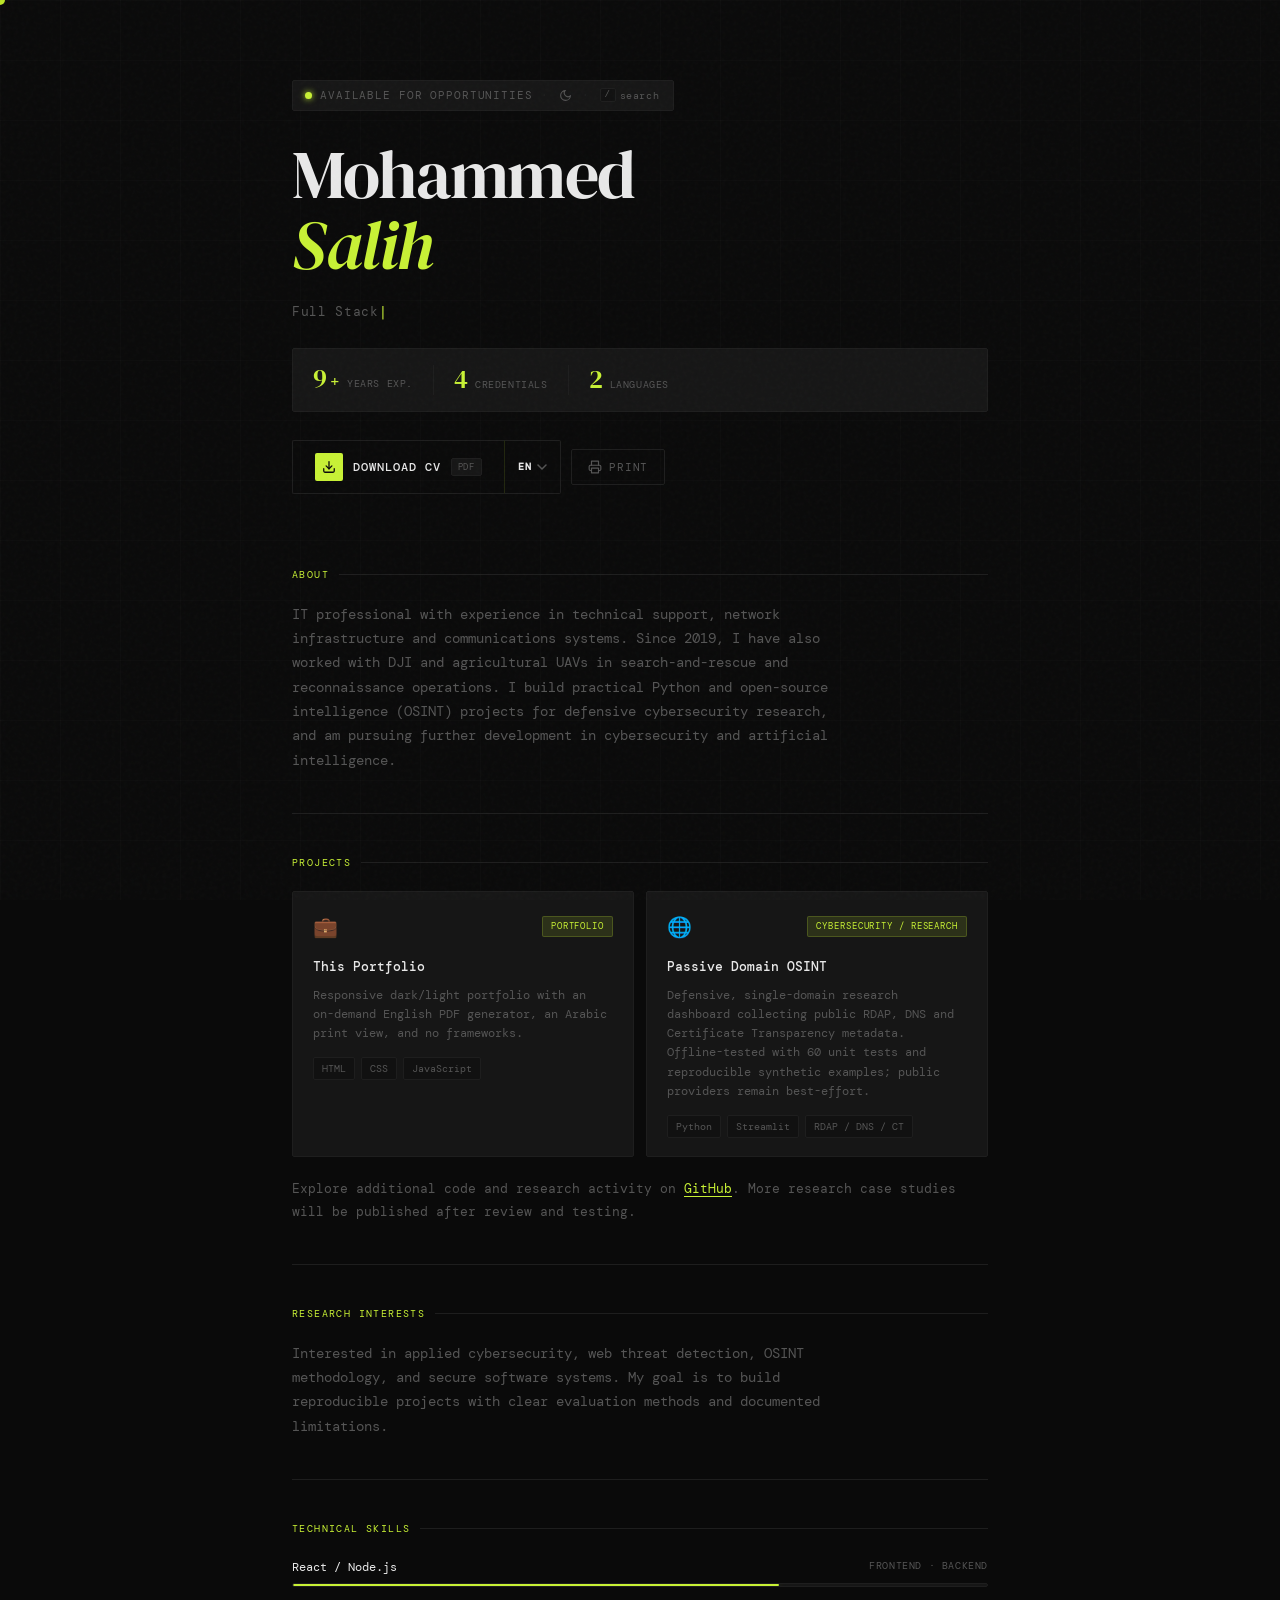
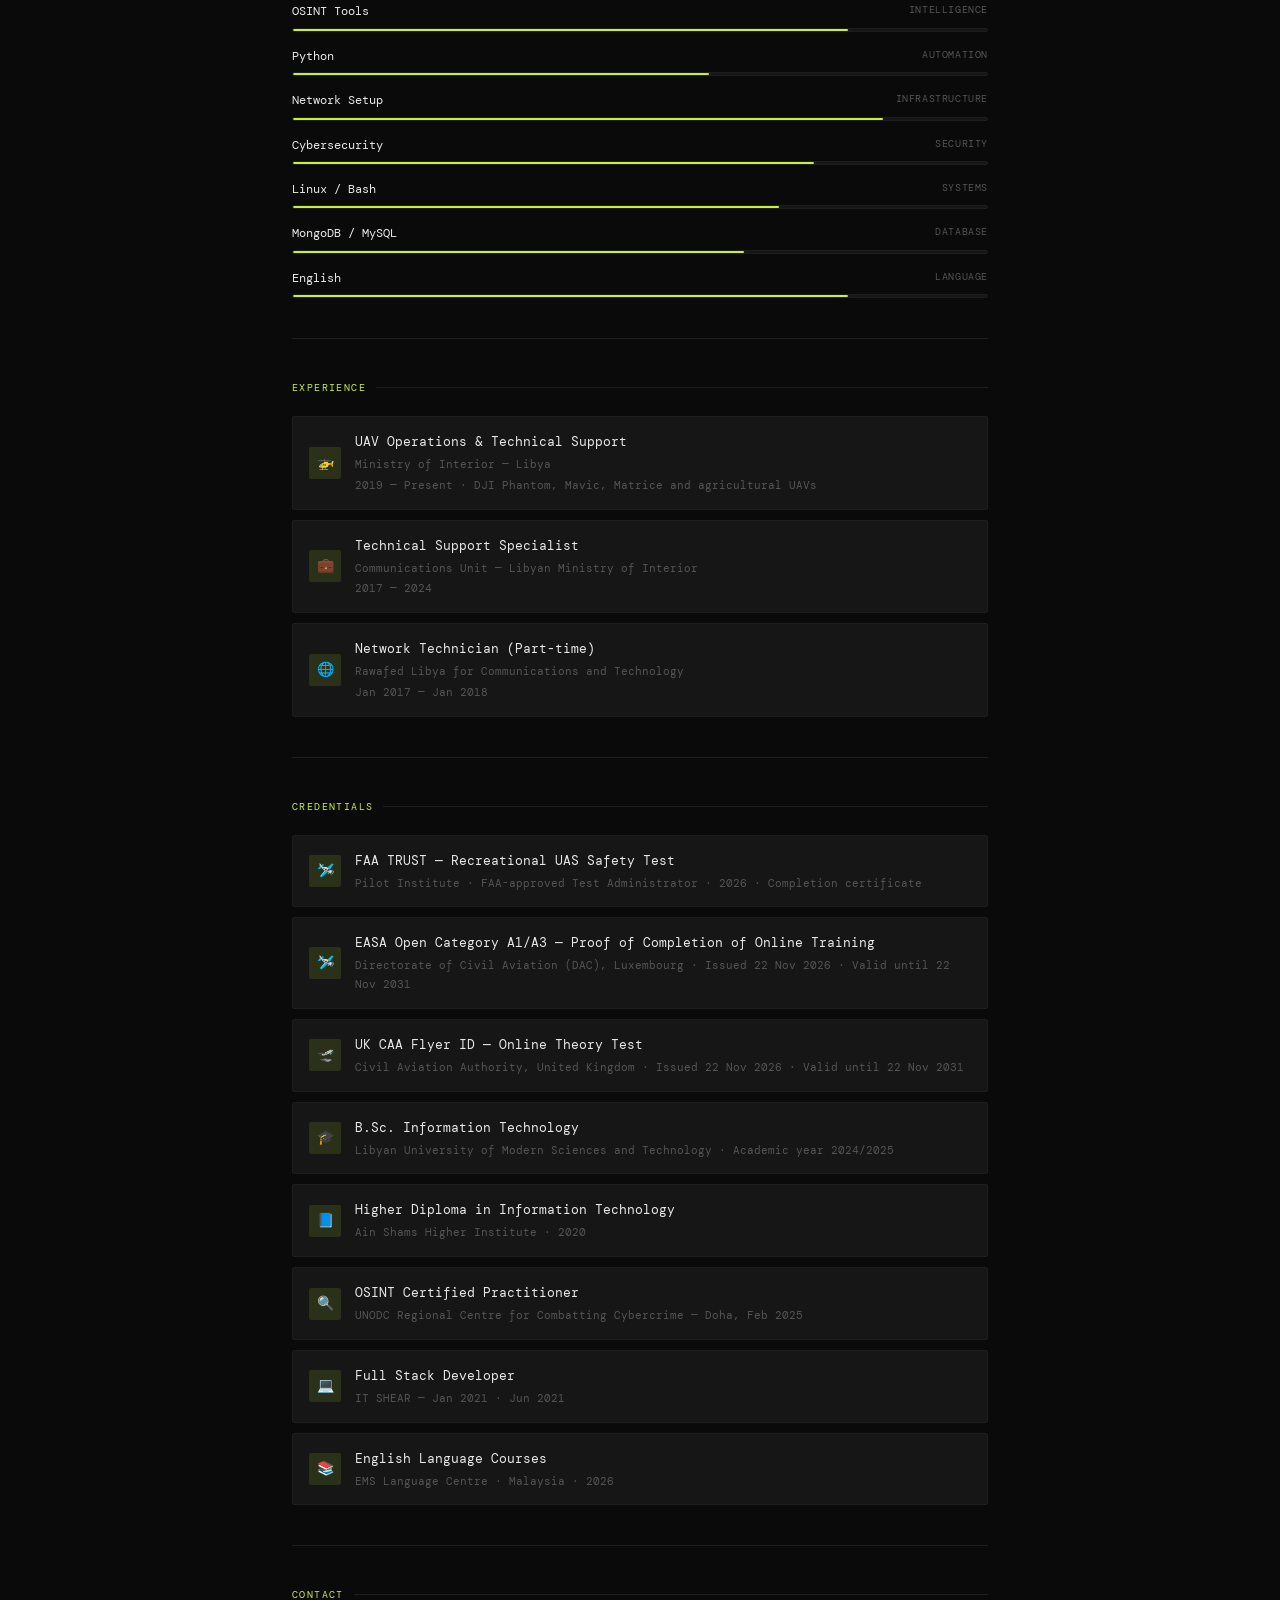
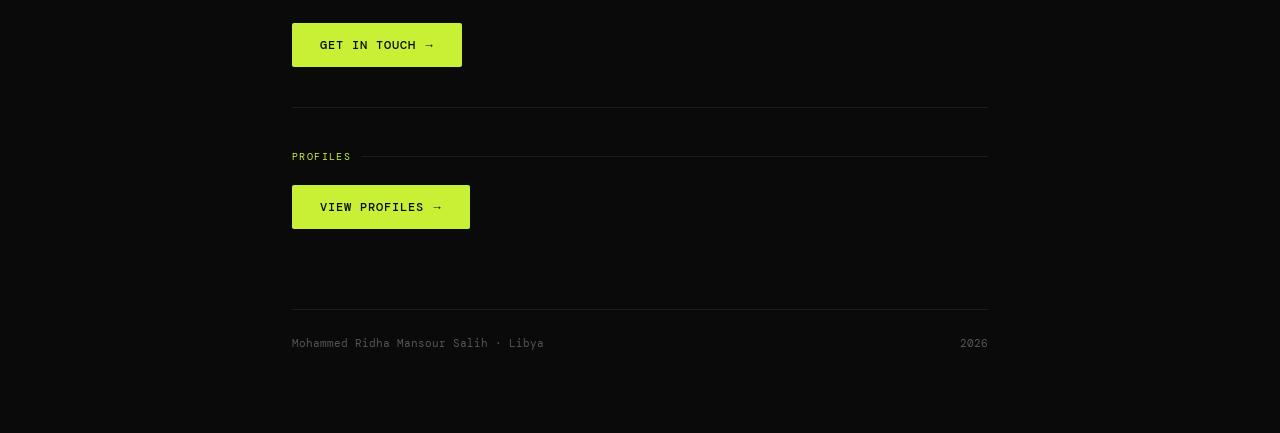
<file: index.html>
<!DOCTYPE html>
<html lang="en">
<head>
  <meta charset="UTF-8" />
  <meta name="viewport" content="width=device-width, initial-scale=1.0"/>

  <title>Mohammed Ridha Mansour Salih — IT, Cybersecurity & UAV Operations</title>
  <meta name="description" content="IT professional interested in software development, public-source OSINT research and cybersecurity, based in Tripoli, Libya.">
  <meta name="author" content="Mohammed Ridha Mansour Salih">
  <meta name="keywords" content="Full Stack Developer, OSINT, Cybersecurity, Digital Investigation, Libya">

  <meta property="og:title"        content="Mohammed Ridha Mansour Salih — IT, Cybersecurity & UAV Operations">
  <meta property="og:description"  content="IT professional in technical support, network infrastructure and digital investigation. Building skills in full-stack development and OSINT.">
  <meta property="og:type"         content="website">
  <meta property="og:url"          content="https://mdrhoobe.github.io">
  <meta name="twitter:card"        content="summary">
  <meta name="twitter:title"       content="Mohammed Ridha Mansour Salih — Full Stack Developer">
  <meta name="twitter:description" content="IT · Cybersecurity · OSINT · UAV Operations · Cybersecurity Enthusiast">

  <link rel="icon" type="image/svg+xml" href="data:image/svg+xml,<svg xmlns='http://www.w3.org/2000/svg' viewBox='0 0 100 100'><rect width='100' height='100' rx='8' fill='%230a0a0a'/><text y='.9em' font-size='80' x='10'>M</text></svg>">

  <link rel="canonical" href="https://mdrhoobe.github.io/">
  <link rel="preconnect" href="https://fonts.googleapis.com">
  <link href="https://fonts.googleapis.com/css2?family=DM+Serif+Display:ital@0;1&family=DM+Mono:wght@300;400;500&display=swap" rel="stylesheet">
  <link rel="stylesheet" href="style.css">
</head>
<body>
  <a class="skip-link" href="#sec-about">Skip to main content</a>

  <div id="reading-progress" aria-hidden="true"></div>
  <div id="cursor-dot" aria-hidden="true"></div>

  <!-- Command palette -->
  <div id="cmd-overlay" aria-hidden="true">
    <div id="cmd-palette" role="dialog" aria-modal="true" aria-label="Command palette">
      <div id="cmd-input-wrap">
        <svg width="14" height="14" viewBox="0 0 24 24" fill="none" stroke="currentColor" stroke-width="2">
          <circle cx="11" cy="11" r="8"/><path d="m21 21-4.35-4.35"/>
        </svg>
        <input id="cmd-input" type="text" aria-label="Search sections" placeholder="Search sections..." autocomplete="off" spellcheck="false">
        <kbd>ESC</kbd>
      </div>
      <div id="cmd-results"></div>
      <div id="cmd-footer">
        <span><kbd>↑↓</kbd> navigate</span>
        <span><kbd>↵</kbd> go</span>
        <span><kbd>ESC</kbd> close</span>
      </div>
    </div>
  </div>

  <div class="grid-bg" aria-hidden="true"></div>

  <div class="container">

    <!-- Header -->
    <header>
      <div class="status-pill">
        <span class="status-dot" aria-hidden="true"></span>
        Available for opportunities
        <span class="status-sep">·</span>
        <button id="theme-toggle" class="theme-toggle-btn" aria-label="Toggle light/dark mode" title="Toggle theme">
          <svg class="icon-dark" width="13" height="13" viewBox="0 0 24 24" fill="none" stroke="currentColor" stroke-width="2">
            <path d="M21 12.79A9 9 0 1 1 11.21 3 7 7 0 0 0 21 12.79z"/>
          </svg>
          <svg class="icon-light" width="13" height="13" viewBox="0 0 24 24" fill="none" stroke="currentColor" stroke-width="2">
            <circle cx="12" cy="12" r="5"/>
            <line x1="12" y1="1" x2="12" y2="3"/>
            <line x1="12" y1="21" x2="12" y2="23"/>
            <line x1="4.22" y1="4.22" x2="5.64" y2="5.64"/>
            <line x1="18.36" y1="18.36" x2="19.78" y2="19.78"/>
            <line x1="1" y1="12" x2="3" y2="12"/>
            <line x1="21" y1="12" x2="23" y2="12"/>
            <line x1="4.22" y1="19.78" x2="5.64" y2="18.36"/>
            <line x1="18.36" y1="5.64" x2="19.78" y2="4.22"/>
          </svg>
        </button>
        <span class="status-sep">·</span>
        <button class="cmd-hint" id="cmd-trigger" title="Press / or Ctrl+K">
          <kbd>/</kbd> search
        </button>
      </div>

      <h1>Mohammed<br><em>Salih</em></h1>

      <p class="tagline" aria-label="IT, Cybersecurity, OSINT, UAV Operations">
        <span id="typing-text">Full Stack Developer · OSINT Researcher</span><span class="typing-cursor">|</span>
      </p>

      <div class="stats-row" id="stats-row">
        <div class="stat-item">
          <span class="stat-num" data-target="9">0</span>
          <span class="stat-plus">+</span>
          <span class="stat-label">Years Exp.</span>
        </div>
        <div class="stat-sep"></div>
        <div class="stat-item">
          <span class="stat-num" data-target="4">0</span>
          <span class="stat-label">Credentials</span>
        </div>
        <div class="stat-sep"></div>
        <div class="stat-item">
          <span class="stat-num" data-target="2">0</span>
          <span class="stat-label">Languages</span>
        </div>
      </div>

      <div class="header-actions">
        <button id="cv-download-btn" type="button" class="cv-download-btn" aria-label="Generate and download English CV as PDF">
          <span class="cv-btn-icon" aria-hidden="true">
            <svg width="14" height="14" viewBox="0 0 24 24" fill="none"
                 stroke="currentColor" stroke-width="2.2"
                 stroke-linecap="round" stroke-linejoin="round">
              <path d="M21 15v4a2 2 0 0 1-2 2H5a2 2 0 0 1-2-2v-4"/>
              <polyline points="7 10 12 15 17 10"/>
              <line x1="12" y1="15" x2="12" y2="3"/>
            </svg>
          </span>
          <span class="cv-btn-label">Download CV</span>
          <span class="cv-btn-tag">PDF</span>
        </button>

        <button id="print-btn" class="icon-action-btn" title="Print / Save as PDF" aria-label="Print or save this page as PDF">
          <svg width="14" height="14" viewBox="0 0 24 24" fill="none"
               stroke="currentColor" stroke-width="2" stroke-linecap="round" stroke-linejoin="round">
            <polyline points="6 9 6 2 18 2 18 9"/>
            <path d="M6 18H4a2 2 0 0 1-2-2v-5a2 2 0 0 1 2-2h16a2 2 0 0 1 2 2v5a2 2 0 0 1-2 2h-2"/>
            <rect x="6" y="14" width="12" height="8"/>
          </svg>
          Print
        </button>
      </div>
    </header>

    <!-- About -->
    <section id="sec-about" aria-labelledby="about-label" data-reveal>
      <p class="section-label" id="about-label">About</p>
      <p class="about-text">
        IT professional with experience in technical support, network infrastructure and
        communications systems. Since 2019, I have also worked with DJI and agricultural UAVs
        in search-and-rescue and reconnaissance operations. I build practical Python and
        open-source intelligence (OSINT) projects for defensive cybersecurity research,
        and am pursuing further development in cybersecurity and artificial intelligence.
      </p>
    </section>

    <hr class="divider">

    <!-- Projects -->
    <section id="sec-projects" aria-labelledby="projects-label" data-reveal>
      <p class="section-label" id="projects-label">Projects</p>
      <div class="projects-grid">

        <a class="project-card" href="https://github.com/mdrhoobe/mdrhoobe.github.io" target="_blank" rel="noopener noreferrer">
          <div class="project-header">
            <span class="project-icon">💼</span>
            <span class="project-tag">Portfolio</span>
          </div>
          <div class="project-name">This Portfolio</div>
          <div class="project-desc">Responsive dark/light portfolio with an on-demand English PDF generator, an Arabic print view, and no frameworks.</div>
          <div class="project-stack">
            <span class="stack-tag">HTML</span>
            <span class="stack-tag">CSS</span>
            <span class="stack-tag">JavaScript</span>
          </div>
        </a>

        <a class="project-card" href="https://github.com/mdrhoobe/passive-domain-osint" target="_blank" rel="noopener noreferrer">
          <div class="project-header">
            <span class="project-icon" aria-hidden="true">🌐</span>
            <span class="project-tag">Cybersecurity / Research</span>
          </div>
          <div class="project-name">Passive Domain OSINT</div>
          <div class="project-desc">Defensive, single-domain research dashboard collecting public RDAP, DNS and Certificate Transparency metadata. Offline-tested with 60 unit tests and reproducible synthetic examples; public providers remain best-effort.</div>
          <div class="project-stack">
            <span class="stack-tag">Python</span>
            <span class="stack-tag">Streamlit</span>
            <span class="stack-tag">RDAP / DNS / CT</span>
          </div>
        </a>

      </div>
      <p class="project-guidance">Explore additional code and research activity on <a href="https://github.com/mdrhoobe" target="_blank" rel="noopener noreferrer">GitHub</a>. More research case studies will be published after review and testing.</p>
    </section>

    <hr class="divider">

    <!-- Research interests -->
    <section id="sec-research" aria-labelledby="research-label" data-reveal>
      <p class="section-label" id="research-label">Research interests</p>
      <p class="about-text">Interested in applied cybersecurity, web threat detection, OSINT methodology, and secure software systems. My goal is to build reproducible projects with clear evaluation methods and documented limitations.</p>
    </section>

    <hr class="divider">

    <!-- Skills -->
    <section id="sec-skills" aria-labelledby="skills-label" data-reveal>
      <p class="section-label" id="skills-label">Technical Skills</p>
      <div class="skills-bars">
        <div class="skill-bar-item" data-reveal>
          <div class="skill-bar-header"><span class="skill-bar-name">React / Node.js</span><span class="skill-bar-cat">Frontend · Backend</span></div>
          <div class="skill-bar-track"><div class="skill-bar-fill" data-pct="70"></div></div>
        </div>
        <div class="skill-bar-item" data-reveal>
          <div class="skill-bar-header"><span class="skill-bar-name">OSINT Tools</span><span class="skill-bar-cat">Intelligence</span></div>
          <div class="skill-bar-track"><div class="skill-bar-fill" data-pct="80"></div></div>
        </div>
        <div class="skill-bar-item" data-reveal>
          <div class="skill-bar-header"><span class="skill-bar-name">Python</span><span class="skill-bar-cat">Automation</span></div>
          <div class="skill-bar-track"><div class="skill-bar-fill" data-pct="60"></div></div>
        </div>
        <div class="skill-bar-item" data-reveal>
          <div class="skill-bar-header"><span class="skill-bar-name">Network Setup</span><span class="skill-bar-cat">Infrastructure</span></div>
          <div class="skill-bar-track"><div class="skill-bar-fill" data-pct="85"></div></div>
        </div>
        <div class="skill-bar-item" data-reveal>
          <div class="skill-bar-header"><span class="skill-bar-name">Cybersecurity</span><span class="skill-bar-cat">Security</span></div>
          <div class="skill-bar-track"><div class="skill-bar-fill" data-pct="75"></div></div>
        </div>
        <div class="skill-bar-item" data-reveal>
          <div class="skill-bar-header"><span class="skill-bar-name">Linux / Bash</span><span class="skill-bar-cat">Systems</span></div>
          <div class="skill-bar-track"><div class="skill-bar-fill" data-pct="70"></div></div>
        </div>
        <div class="skill-bar-item" data-reveal>
          <div class="skill-bar-header"><span class="skill-bar-name">MongoDB / MySQL</span><span class="skill-bar-cat">Database</span></div>
          <div class="skill-bar-track"><div class="skill-bar-fill" data-pct="65"></div></div>
        </div>
        <div class="skill-bar-item" data-reveal>
          <div class="skill-bar-header"><span class="skill-bar-name">English</span><span class="skill-bar-cat">Language</span></div>
          <div class="skill-bar-track"><div class="skill-bar-fill" data-pct="80"></div></div>
        </div>
      </div>
    </section>

    <hr class="divider">

    <!-- Experience -->
    <section id="sec-experience" aria-labelledby="exp-label" data-reveal>
      <p class="section-label" id="exp-label">Experience</p>
      <div class="cert-list">
        <div class="cert-item">
          <div class="cert-icon">🚁</div>
          <div>
            <div class="cert-name">UAV Operations &amp; Technical Support</div>
            <div class="cert-issuer">Ministry of Interior — Libya</div>
            <div class="cert-issuer">2019 — Present · DJI Phantom, Mavic, Matrice and agricultural UAVs</div>
          </div>
        </div>
        <div class="cert-item">
          <div class="cert-icon">💼</div>
          <div>
            <div class="cert-name">Technical Support Specialist</div>
            <div class="cert-issuer">Communications Unit — Libyan Ministry of Interior</div>
            <div class="cert-issuer">2017 — 2024</div>
          </div>
        </div>
        <div class="cert-item">
          <div class="cert-icon">🌐</div>
          <div>
            <div class="cert-name">Network Technician (Part-time)</div>
            <div class="cert-issuer">Rawafed Libya for Communications and Technology</div>
            <div class="cert-issuer">Jan 2017 — Jan 2018</div>
          </div>
        </div>
      </div>
    </section>

    <hr class="divider">

    <!-- Credentials -->
    <section id="sec-credentials" aria-labelledby="creds-label" data-reveal>
      <p class="section-label" id="creds-label">Credentials</p>
      <div class="cert-list">
        <div class="cert-item">
          <div class="cert-icon">🛩️</div>
          <div>
            <div class="cert-name">FAA TRUST — Recreational UAS Safety Test</div>
            <div class="cert-issuer">Pilot Institute · FAA-approved Test Administrator · 2026 · Completion certificate</div>
          </div>
        </div>

        <div class="cert-item">
          <div class="cert-icon">🛩️</div>
          <div>
            <div class="cert-name">EASA Open Category A1/A3 — Proof of Completion of Online Training</div>
            <div class="cert-issuer">Directorate of Civil Aviation (DAC), Luxembourg · Issued 22 Nov 2026 · Valid until 22 Nov 2031</div>
          </div>
        </div>
        <div class="cert-item">
          <div class="cert-icon">🛫</div>
          <div>
            <div class="cert-name">UK CAA Flyer ID — Online Theory Test</div>
            <div class="cert-issuer">Civil Aviation Authority, United Kingdom · Issued 22 Nov 2026 · Valid until 22 Nov 2031</div>
          </div>
        </div>

        <div class="cert-item">
          <div class="cert-icon">🎓</div>
          <div>
            <div class="cert-name">B.Sc. Information Technology</div>
            <div class="cert-issuer">Libyan University of Modern Sciences and Technology · Academic year 2024/2025</div>
          </div>
        </div>
        <div class="cert-item">
          <div class="cert-icon">📘</div>
          <div>
            <div class="cert-name">Higher Diploma in Information Technology</div>
            <div class="cert-issuer">Ain Shams Higher Institute · 2020</div>
          </div>
        </div>
        <div class="cert-item">
          <div class="cert-icon">🔍</div>
          <div>
            <div class="cert-name">OSINT Certified Practitioner</div>
            <div class="cert-issuer">UNODC Regional Centre for Combatting Cybercrime — Doha, Feb 2025</div>
          </div>
        </div>
        <div class="cert-item">
          <div class="cert-icon">💻</div>
          <div>
            <div class="cert-name">Full Stack Developer</div>
            <div class="cert-issuer">IT SHEAR — Jan 2021 · Jun 2021</div>
          </div>
        </div>
        <div class="cert-item">
          <div class="cert-icon">📚</div>
          <div>
            <div class="cert-name">English Language Courses</div>
            <div class="cert-issuer">EMS Language Centre · Malaysia · 2026</div>
          </div>
        </div>
      </div>
    </section>

    <hr class="divider">

    <!-- Contact -->
    <section id="sec-contact" aria-labelledby="contact-label" data-reveal>
      <p class="section-label" id="contact-label">Contact</p>
      <button id="btn" aria-expanded="false" aria-controls="contact-panel">
        Get in touch <span class="btn-arrow">→</span>
      </button>
      <div id="contact-panel" class="contact-panel" hidden>
        <div class="contact-item copyable" data-copy="mdrhoobe@gmail.com" data-label="Email" role="button" tabindex="0">
          <span class="contact-icon">✉</span>
          <span class="contact-value">mdrhoobe@gmail.com</span>
          <span class="copy-hint">click to copy</span>
        </div>
        <div class="contact-item copyable" data-copy="+218917875051" data-label="Phone" role="button" tabindex="0">
          <span class="contact-icon">📞</span>
          <span class="contact-value">+218 91 787 5051</span>
          <span class="copy-hint">click to copy</span>
        </div>
      </div>
    </section>

    <hr class="divider">

    <!-- Profiles -->
    <section id="sec-profiles" aria-labelledby="social-label" data-reveal>
      <p class="section-label" id="social-label">Profiles</p>
      <button id="social-btn" aria-expanded="false" aria-controls="social-panel">
        View profiles <span class="btn-arrow">→</span>
      </button>
      <div id="social-panel" class="contact-panel" hidden>

        <a class="contact-item social-link" href="https://github.com/mdrhoobe" target="_blank" rel="noopener noreferrer">
          <span class="contact-icon">
            <svg width="15" height="15" viewBox="0 0 24 24" fill="currentColor">
              <path d="M12 0C5.37 0 0 5.37 0 12c0 5.31 3.435 9.795 8.205 11.385.6.105.825-.255.825-.57 0-.285-.015-1.23-.015-2.235-3.015.555-3.795-.735-4.035-1.41-.135-.345-.72-1.41-1.23-1.695-.42-.225-1.02-.78-.015-.795.945-.015 1.62.87 1.845 1.23 1.08 1.815 2.805 1.305 3.495.99.105-.78.42-1.305.765-1.605-2.67-.3-5.46-1.335-5.46-5.925 0-1.305.465-2.385 1.23-3.225-.12-.3-.54-1.53.12-3.18 0 0 1.005-.315 3.3 1.23.96-.27 1.98-.405 3-.405s2.04.135 3 .405c2.295-1.56 3.3-1.23 3.3-1.23.66 1.65.24 2.88.12 3.18.765.84 1.23 1.905 1.23 3.225 0 4.605-2.805 5.625-5.475 5.925.435.375.81 1.095.81 2.22 0 1.605-.015 2.895-.015 3.3 0 .315.225.69.825.57A12.02 12.02 0 0 0 24 12c0-6.63-5.37-12-12-12z"/>
            </svg>
          </span>
          <span class="contact-value">GitHub</span>
          <span class="social-tag">Code & Projects</span>
        </a>

        <a class="contact-item social-link" href="https://linkedin.com/in/mohammed-salih-3110bb1a8" target="_blank" rel="noopener noreferrer">
          <span class="contact-icon">
            <svg width="15" height="15" viewBox="0 0 24 24" fill="currentColor">
              <path d="M20.447 20.452h-3.554v-5.569c0-1.328-.027-3.037-1.852-3.037-1.853 0-2.136 1.445-2.136 2.939v5.667H9.351V9h3.414v1.561h.046c.477-.9 1.637-1.85 3.37-1.85 3.601 0 4.267 2.37 4.267 5.455v6.286zM5.337 7.433a2.062 2.062 0 0 1-2.063-2.065 2.064 2.064 0 1 1 2.063 2.065zm1.782 13.019H3.555V9h3.564v11.452zM22.225 0H1.771C.792 0 0 .774 0 1.729v20.542C0 23.227.792 24 1.771 24h20.451C23.2 24 24 23.227 24 22.271V1.729C24 .774 23.2 0 22.222 0h.003z"/>
            </svg>
          </span>
          <span class="contact-value">LinkedIn</span>
          <span class="social-tag">Professional Network</span>
        </a>

        <a class="contact-item social-link" href="https://stackoverflow.com/users/32810628" target="_blank" rel="noopener noreferrer">
          <span class="contact-icon">
            <svg width="15" height="15" viewBox="0 0 24 24" fill="currentColor">
              <path d="M18.986 21.865v-6.404h2.134V24H1.844v-8.539h2.13v6.404h15.012zM6.111 19.731H17.78v-2.131H6.111v2.131zm.259-4.852 11.42 2.379.451-2.081-11.42-2.379-.451 2.081zm1.359-5.056 10.57 4.939.894-1.975-10.57-4.94-.894 1.976zm2.679-4.936 8.771 7.357 1.389-1.652-8.77-7.358-1.39 1.653zM15.751 0l-1.792 1.338 6.801 9.108 1.792-1.338L15.751 0z"/>
            </svg>
          </span>
          <span class="contact-value">Stack Overflow</span>
          <span class="social-tag">Q&A Contributions</span>
        </a>

        <a class="contact-item social-link" href="https://tryhackme.com/p/mdrhoobe" target="_blank" rel="noopener noreferrer">
          <span class="contact-icon">
            <svg width="15" height="15" viewBox="0 0 24 24" fill="currentColor">
              <path d="M10.705 0C7.54 0 4.902 2.285 4.374 5.298A4.868 4.868 0 0 0 0 10.133a4.868 4.868 0 0 0 4.868 4.868h5.837V10.9H7.3l4.406-4.406 4.406 4.406h-3.405v4.1h5.524A3.773 3.773 0 0 0 22 11.228a3.773 3.773 0 0 0-3.21-3.73C18.156 3.293 14.802 0 10.705 0zm.001 1.614c3.36 0 6.085 2.658 6.085 5.94v.72l.726.08a2.16 2.16 0 0 1 1.869 2.874 2.16 2.16 0 0 1-2.155 1.563h-4.227V9.714l1.566 1.566.943-.943-3.807-3.808-3.808 3.808.944.943 1.566-1.566v3.077H5.165a3.254 3.254 0 0 1-3.55-3.252 3.254 3.254 0 0 1 3.254-3.254l.753-.001.072-.75c.328-3.004 2.84-5.18 5.812-5.18zm-.443 15.388v1.615h1.08v-1.615zm0 2.692V24h1.08v-4.306z"/>
            </svg>
          </span>
          <span class="contact-value">TryHackMe</span>
          <span class="social-tag">Cybersecurity Labs</span>
        </a>

        <a class="contact-item social-link" href="https://twitter.com/maldrhoobe" target="_blank" rel="noopener noreferrer">
          <span class="contact-icon">
            <svg width="15" height="15" viewBox="0 0 24 24" fill="currentColor">
              <path d="M18.244 2.25h3.308l-7.227 8.26 8.502 11.24H16.17l-5.214-6.817L4.99 21.75H1.68l7.73-8.835L1.254 2.25H8.08l4.713 6.231zm-1.161 17.52h1.833L7.084 4.126H5.117z"/>
            </svg>
          </span>
          <span class="contact-value">X / Twitter</span>
          <span class="social-tag">Tech Updates</span>
        </a>

        <a class="contact-item social-link" href="https://t.me/XLY_25" target="_blank" rel="noopener noreferrer">
          <span class="contact-icon">
            <svg width="15" height="15" viewBox="0 0 24 24" fill="currentColor">
              <path d="M11.944 0A12 12 0 0 0 0 12a12 12 0 0 0 12 12 12 12 0 0 0 12-12A12 12 0 0 0 12 0a12 12 0 0 0-.056 0zm4.962 7.224c.1-.002.321.023.465.14a.506.506 0 0 1 .171.325c.016.093.036.306.02.472-.18 1.898-.962 6.502-1.36 8.627-.168.9-.499 1.201-.82 1.23-.696.065-1.225-.46-1.9-.902-1.056-.693-1.653-1.124-2.678-1.8-1.185-.78-.417-1.21.258-1.91.177-.184 3.247-2.977 3.307-3.23.007-.032.014-.15-.056-.212s-.174-.041-.249-.024c-.106.024-1.793 1.14-5.061 3.345-.48.33-.913.49-1.302.48-.428-.008-1.252-.241-1.865-.44-.752-.245-1.349-.374-1.297-.789.027-.216.325-.437.893-.663 3.498-1.524 5.83-2.529 6.998-3.014 3.332-1.386 4.025-1.627 4.476-1.635z"/>
            </svg>
          </span>
          <span class="contact-value">Telegram</span>
          <span class="social-tag">Quick Message</span>
        </a>

      </div>
    </section>

    <footer>
      <span>Mohammed Ridha Mansour Salih · Libya</span>
      <span id="year"></span>
    </footer>

  </div>

  <div id="copied-toast" role="status" aria-live="polite">
    <span id="toast-text">Copied ✓</span>
  </div>

  <button id="back-to-top" aria-label="Back to top">
    <svg width="16" height="16" viewBox="0 0 24 24" fill="none" stroke="currentColor" stroke-width="2.5" stroke-linecap="round">
      <path d="M18 15l-6-6-6 6"/>
    </svg>
  </button>

  <div id="easter-egg" aria-hidden="true">
    <div id="easter-egg-inner">
      <span>🎮</span>
      <p>You found the easter egg!</p>
      <small>↑↑↓↓←→←→</small>
      <button id="easter-close" aria-label="Close easter egg">×</button>
    </div>
  </div>

  <script src="script.js" defer></script>
  <script src="cv-data.js" defer></script>
  <script src="cv-pdf.js" defer></script>
  <script src="cv.js" defer></script>
</body>
</html>
</file>
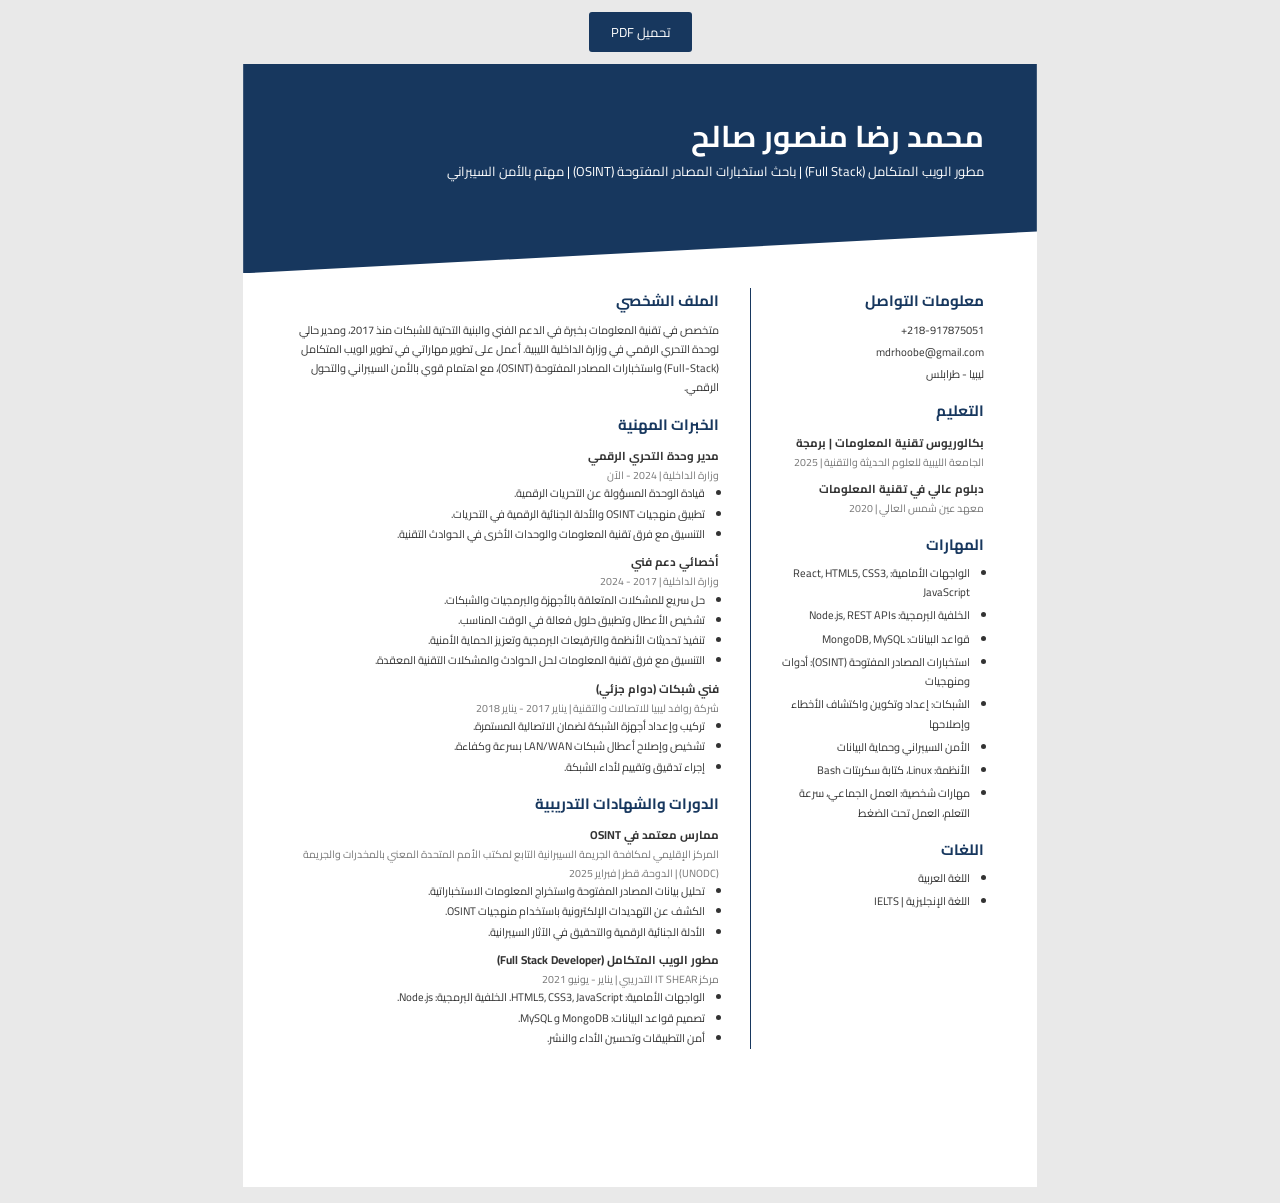
<file: cv-ar.html>
<!DOCTYPE html>
<html lang="ar" dir="rtl">
<head>
<meta charset="UTF-8">
<meta name="viewport" content="width=device-width, initial-scale=1">
<title>السيرة الذاتية — محمد رضا منصور صالح</title>
<link href="https://fonts.googleapis.com/css2?family=Cairo:wght@400;600;700&display=swap" rel="stylesheet">
<style>
  :root { --navy:#17375e; --text:#333; --muted:#777; }
  * { box-sizing:border-box; margin:0; padding:0; }
  body { font-family:'Cairo',sans-serif; background:#e9e9e9; color:var(--text); font-size:11px; line-height:1.75; }

  .toolbar { text-align:center; padding:12px; }
  .toolbar button { font-family:inherit; font-size:13px; padding:8px 22px; background:var(--navy); color:#fff; border:0; border-radius:3px; cursor:pointer; }

  .page { width:210mm; min-height:297mm; margin:0 auto 16px; background:#fff; position:relative; overflow:hidden;
          -webkit-print-color-adjust:exact; print-color-adjust:exact; }

  header { background:var(--navy); color:#fff; padding:14mm 14mm 24mm;
           clip-path:polygon(0 0,100% 0,100% 80%,0 100%); }
  header h1 { font-size:30px; font-weight:700; line-height:1.3; }
  header p  { font-size:13px; margin-top:4px; max-width:150mm; }

  .body { display:grid; grid-template-columns:62mm 1fr; gap:8mm; padding:4mm 14mm 12mm; }
  .side { border-inline-end:1.5px solid var(--navy); padding-inline-end:6mm; }

  h2 { font-size:15px; color:var(--navy); font-weight:700; margin:14px 0 6px; }
  h2:first-child { margin-top:0; }
  h3 { font-size:11.5px; font-weight:700; margin-top:8px; }
  .sub { color:var(--muted); font-size:10.5px; }

  ul { padding-inline-start:14px; }
  li { margin-bottom:1px; }
  .side li { margin-bottom:4px; }

  .contact div { margin-bottom:3px; }

  @page { size:A4; margin:0; }
  @media print {
    body { background:#fff; }
    .toolbar { display:none; }
    .page { margin:0; }
  }
</style>
</head>
<body>

<div class="toolbar"><button onclick="window.print()">تحميل PDF</button></div>

<div class="page">
  <header>
    <h1>محمد رضا منصور صالح</h1>
    <p>مطور الويب المتكامل (<bdi dir="ltr">Full Stack</bdi>) | باحث استخبارات المصادر المفتوحة (<bdi dir="ltr">OSINT</bdi>) | مهتم بالأمن السيبراني</p>
  </header>

  <div class="body">

    <!-- العمود الجانبي -->
    <aside class="side">
      <h2>معلومات التواصل</h2>
      <div class="contact">
        <div><bdi dir="ltr">+218-917875051</bdi></div>
        <div><bdi dir="ltr">mdrhoobe@gmail.com</bdi></div>
        <div>ليبيا - طرابلس</div>
      </div>

      <h2>التعليم</h2>
      <h3>بكالوريوس تقنية المعلومات | برمجة</h3>
      <div class="sub">الجامعة الليبية للعلوم الحديثة والتقنية | 2025</div>
      <h3>دبلوم عالي في تقنية المعلومات</h3>
      <div class="sub">معهد عين شمس العالي | 2020</div>

      <h2>المهارات</h2>
      <ul>
        <li>الواجهات الأمامية: <bdi dir="ltr">React, HTML5, CSS3, JavaScript</bdi></li>
        <li>الخلفية البرمجية: <bdi dir="ltr">Node.js, REST APIs</bdi></li>
        <li>قواعد البيانات: <bdi dir="ltr">MongoDB, MySQL</bdi></li>
        <li>استخبارات المصادر المفتوحة (<bdi dir="ltr">OSINT</bdi>): أدوات ومنهجيات</li>
        <li>الشبكات: إعداد وتكوين واكتشاف الأخطاء وإصلاحها</li>
        <li>الأمن السيبراني وحماية البيانات</li>
        <li>الأنظمة: <bdi dir="ltr">Linux</bdi>، كتابة سكربتات <bdi dir="ltr">Bash</bdi></li>
        <li>مهارات شخصية: العمل الجماعي، سرعة التعلم، العمل تحت الضغط</li>
      </ul>

      <h2>اللغات</h2>
      <ul>
        <li>اللغة العربية</li>
        <li>اللغة الإنجليزية | <bdi dir="ltr">IELTS</bdi></li>
      </ul>
    </aside>

    <!-- العمود الرئيسي -->
    <main>
      <h2>الملف الشخصي</h2>
      <p>متخصص في تقنية المعلومات بخبرة في الدعم الفني والبنية التحتية للشبكات منذ 2017،
         ومدير حالي لوحدة التحري الرقمي في وزارة الداخلية الليبية. أعمل على تطوير مهاراتي في
         تطوير الويب المتكامل (<bdi dir="ltr">Full-Stack</bdi>) واستخبارات المصادر المفتوحة
         (<bdi dir="ltr">OSINT</bdi>)، مع اهتمام قوي بالأمن السيبراني والتحول الرقمي.</p>

      <h2>الخبرات المهنية</h2>

      <h3>مدير وحدة التحري الرقمي</h3>
      <div class="sub">وزارة الداخلية | 2024 - الآن</div>
      <ul>
        <li>قيادة الوحدة المسؤولة عن التحريات الرقمية.</li>
        <li>تطبيق منهجيات <bdi dir="ltr">OSINT</bdi> والأدلة الجنائية الرقمية في التحريات.</li>
        <li>التنسيق مع فرق تقنية المعلومات والوحدات الأخرى في الحوادث التقنية.</li>
      </ul>

      <h3>أخصائي دعم فني</h3>
      <div class="sub">وزارة الداخلية | 2017 - 2024</div>
      <ul>
        <li>حل سريع للمشكلات المتعلقة بالأجهزة والبرمجيات والشبكات.</li>
        <li>تشخيص الأعطال وتطبيق حلول فعالة في الوقت المناسب.</li>
        <li>تنفيذ تحديثات الأنظمة والترقيعات البرمجية وتعزيز الحماية الأمنية.</li>
        <li>التنسيق مع فرق تقنية المعلومات لحل الحوادث والمشكلات التقنية المعقدة.</li>
      </ul>

      <h3>فني شبكات (دوام جزئي)</h3>
      <div class="sub">شركة روافد ليبيا للاتصالات والتقنية | يناير 2017 - يناير 2018</div>
      <ul>
        <li>تركيب وإعداد أجهزة الشبكة لضمان الاتصالية المستمرة.</li>
        <li>تشخيص وإصلاح أعطال شبكات <bdi dir="ltr">LAN/WAN</bdi> بسرعة وكفاءة.</li>
        <li>إجراء تدقيق وتقييم لأداء الشبكة.</li>
      </ul>

      <h2>الدورات والشهادات التدريبية</h2>

      <h3>ممارس معتمد في <bdi dir="ltr">OSINT</bdi></h3>
      <div class="sub">المركز الإقليمي لمكافحة الجريمة السيبرانية التابع لمكتب الأمم المتحدة المعني بالمخدرات والجريمة (<bdi dir="ltr">UNODC</bdi>) | الدوحة، قطر | فبراير 2025</div>
      <ul>
        <li>تحليل بيانات المصادر المفتوحة واستخراج المعلومات الاستخباراتية.</li>
        <li>الكشف عن التهديدات الإلكترونية باستخدام منهجيات <bdi dir="ltr">OSINT</bdi>.</li>
        <li>الأدلة الجنائية الرقمية والتحقيق في الآثار السيبرانية.</li>
      </ul>

      <h3>مطور الويب المتكامل (<bdi dir="ltr">Full Stack Developer</bdi>)</h3>
      <div class="sub">مركز <bdi dir="ltr">IT SHEAR</bdi> التدريبي | يناير - يونيو 2021</div>
      <ul>
        <li>الواجهات الأمامية: <bdi dir="ltr">HTML5, CSS3, JavaScript</bdi>. الخلفية البرمجية: <bdi dir="ltr">Node.js</bdi>.</li>
        <li>تصميم قواعد البيانات: <bdi dir="ltr">MongoDB</bdi> و <bdi dir="ltr">MySQL</bdi>.</li>
        <li>أمن التطبيقات وتحسين الأداء والنشر.</li>
      </ul>
    </main>

  </div>
</div>

</body>
</html>
</file>
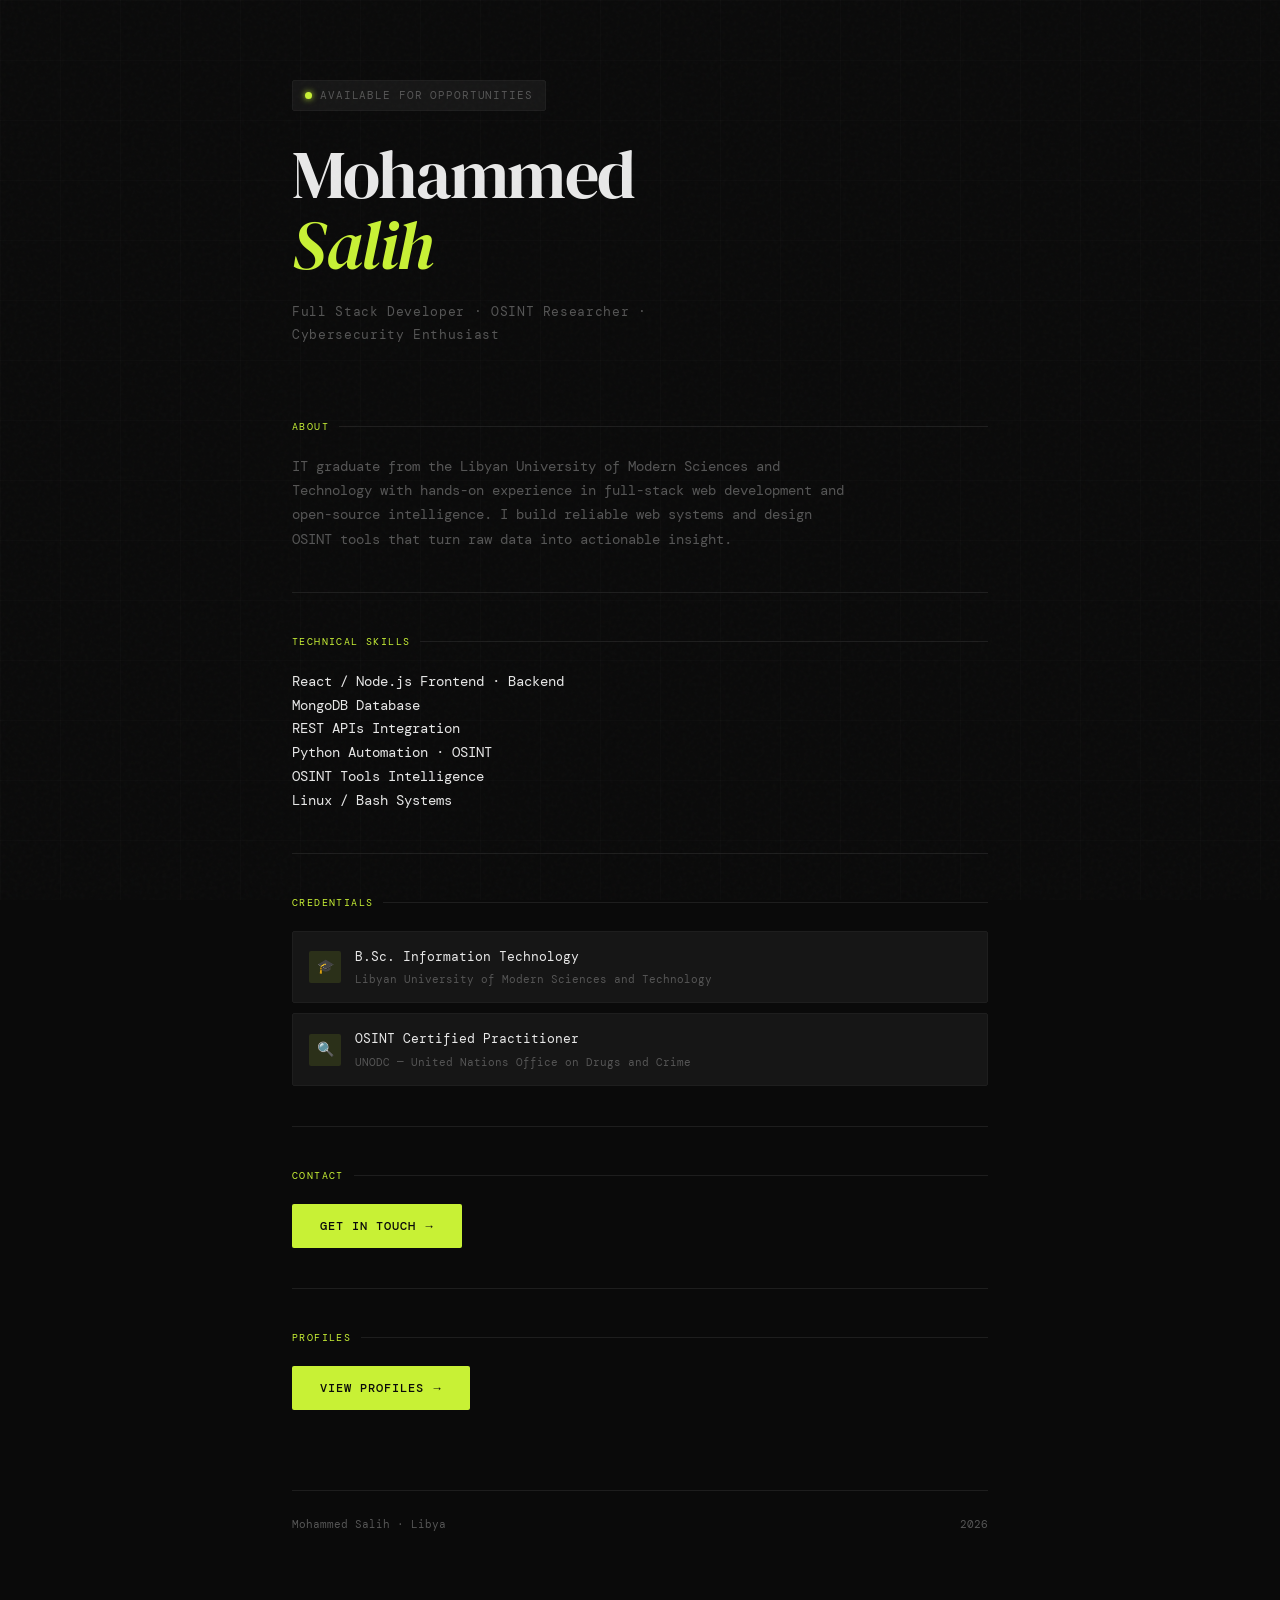
<file: index-1.html>
<!DOCTYPE html>
<html lang="en">
<head>
  <meta charset="UTF-8" />
  <meta name="viewport" content="width=device-width, initial-scale=1.0"/>
  <title>Mohammed Salih — Full Stack Developer & OSINT Researcher</title>
  <link rel="preconnect" href="https://fonts.googleapis.com">
  <link href="https://fonts.googleapis.com/css2?family=DM+Serif+Display:ital@0;1&family=DM+Mono:wght@300;400;500&display=swap" rel="stylesheet">
  <link rel="stylesheet" href="style.css">
</head>
<body>

  <div class="grid-bg" aria-hidden="true"></div>

  <div class="container">

    <!-- ── HEADER ── -->
    <header>
      <div class="status-pill">
        <span class="status-dot" aria-hidden="true"></span>
        Available for opportunities
      </div>
      <h1>Mohammed<br><em>Salih</em></h1>
      <p class="tagline">Full Stack Developer · OSINT Researcher · Cybersecurity Enthusiast</p>
    </header>

    <!-- ── ABOUT ── -->
    <section aria-labelledby="about-label">
      <p class="section-label" id="about-label">About</p>
      <p class="about-text">
        IT graduate from the Libyan University of Modern Sciences and Technology
        with hands-on experience in full-stack web development and open-source
        intelligence. I build reliable web systems and design OSINT tools that
        turn raw data into actionable insight.
      </p>
    </section>

    <hr class="divider">

    <!-- ── TECHNICAL SKILLS ── -->
    <section aria-labelledby="skills-label">
      <p class="section-label" id="skills-label">Technical Skills</p>
      <div class="skill-grid">
        <div class="skill-item">
          <span class="skill-name">React / Node.js</span>
          <span class="skill-cat">Frontend · Backend</span>
        </div>
        <div class="skill-item">
          <span class="skill-name">MongoDB</span>
          <span class="skill-cat">Database</span>
        </div>
        <div class="skill-item">
          <span class="skill-name">REST APIs</span>
          <span class="skill-cat">Integration</span>
        </div>
        <div class="skill-item">
          <span class="skill-name">Python</span>
          <span class="skill-cat">Automation · OSINT</span>
        </div>
        <div class="skill-item">
          <span class="skill-name">OSINT Tools</span>
          <span class="skill-cat">Intelligence</span>
        </div>
        <div class="skill-item">
          <span class="skill-name">Linux / Bash</span>
          <span class="skill-cat">Systems</span>
        </div>
      </div>
    </section>

    <hr class="divider">

    <!-- ── CREDENTIALS ── -->
    <section aria-labelledby="creds-label">
      <p class="section-label" id="creds-label">Credentials</p>
      <div class="cert-list">
        <div class="cert-item">
          <div class="cert-icon" aria-hidden="true">🎓</div>
          <div>
            <div class="cert-name">B.Sc. Information Technology</div>
            <div class="cert-issuer">Libyan University of Modern Sciences and Technology</div>
          </div>
        </div>
        <div class="cert-item">
          <div class="cert-icon" aria-hidden="true">🔍</div>
          <div>
            <div class="cert-name">OSINT Certified Practitioner</div>
            <div class="cert-issuer">UNODC — United Nations Office on Drugs and Crime</div>
          </div>
        </div>
      </div>
    </section>

    <hr class="divider">

    <!-- ── CONTACT ── -->
    <section aria-labelledby="contact-label">
      <p class="section-label" id="contact-label">Contact</p>

      <!-- Toggle button — click to show/hide all contact info -->
      <button id="btn" aria-expanded="false" aria-controls="contact-panel">
        Get in touch
        <span class="btn-arrow" aria-hidden="true">→</span>
      </button>

      <!-- Collapsible contact panel -->
      <div id="contact-panel" class="contact-panel" aria-hidden="true">

        <!-- Email -->
        <div class="contact-item copyable"
             data-copy="mdrhoobe@gmail.com"
             data-label="Email"
             role="button" tabindex="0"
             aria-label="Copy email address">
          <span class="contact-icon" aria-hidden="true">✉</span>
          <span class="contact-value">mdrhoobe@gmail.com</span>
          <span class="copy-hint">click to copy</span>
        </div>

        <!-- Phone -->
        <div class="contact-item copyable"
             data-copy="+218912345678"
             data-label="Phone"
             role="button" tabindex="0"
             aria-label="Copy phone number">
          <span class="contact-icon" aria-hidden="true">📞</span>
          <span class="contact-value">+218 91 787 5051</span>
          <span class="copy-hint">click to copy</span>
        </div>

      </div>
    </section>

    <hr class="divider">

    <!-- ── SOCIAL / PROFESSIONAL PROFILES ── -->
    <section aria-labelledby="social-label">
      <p class="section-label" id="social-label">Profiles</p>

      <!-- Toggle button -->
      <button id="social-btn" aria-expanded="false" aria-controls="social-panel">
        View profiles
        <span class="btn-arrow" aria-hidden="true">→</span>
      </button>

      <!-- Collapsible social panel -->
      <div id="social-panel" class="contact-panel" aria-hidden="true">

        <a class="contact-item social-link"
           href="https://github.com/mdrhoobe"
           target="_blank" rel="noopener noreferrer"
           aria-label="GitHub profile (opens in new tab)">
          <span class="contact-icon" aria-hidden="true">
            <!-- GitHub SVG -->
            <svg width="15" height="15" viewBox="0 0 24 24" fill="currentColor">
              <path d="M12 0C5.37 0 0 5.37 0 12c0 5.31 3.435 9.795 8.205 11.385.6.105.825-.255.825-.57 0-.285-.015-1.23-.015-2.235-3.015.555-3.795-.735-4.035-1.41-.135-.345-.72-1.41-1.23-1.695-.42-.225-1.02-.78-.015-.795.945-.015 1.62.87 1.845 1.23 1.08 1.815 2.805 1.305 3.495.99.105-.78.42-1.305.765-1.605-2.67-.3-5.46-1.335-5.46-5.925 0-1.305.465-2.385 1.23-3.225-.12-.3-.54-1.53.12-3.18 0 0 1.005-.315 3.3 1.23.96-.27 1.98-.405 3-.405s2.04.135 3 .405c2.295-1.56 3.3-1.23 3.3-1.23.66 1.65.24 2.88.12 3.18.765.84 1.23 1.905 1.23 3.225 0 4.605-2.805 5.625-5.475 5.925.435.375.81 1.095.81 2.22 0 1.605-.015 2.895-.015 3.3 0 .315.225.69.825.57A12.02 12.02 0 0 0 24 12c0-6.63-5.37-12-12-12z"/>
            </svg>
          </span>
          <span class="contact-value">GitHub</span>
          <span class="social-tag">Code & Projects</span>
        </a>

        <a class="contact-item social-link"
           href="https://linkedin.com/in/mohammed-salih-3110bb1a8"
           target="_blank" rel="noopener noreferrer"
           aria-label="LinkedIn profile (opens in new tab)">
          <span class="contact-icon" aria-hidden="true">
            <!-- LinkedIn SVG -->
            <svg width="15" height="15" viewBox="0 0 24 24" fill="currentColor">
              <path d="M20.447 20.452h-3.554v-5.569c0-1.328-.027-3.037-1.852-3.037-1.853 0-2.136 1.445-2.136 2.939v5.667H9.351V9h3.414v1.561h.046c.477-.9 1.637-1.85 3.37-1.85 3.601 0 4.267 2.37 4.267 5.455v6.286zM5.337 7.433a2.062 2.062 0 0 1-2.063-2.065 2.064 2.064 0 1 1 2.063 2.065zm1.782 13.019H3.555V9h3.564v11.452zM22.225 0H1.771C.792 0 0 .774 0 1.729v20.542C0 23.227.792 24 1.771 24h20.451C23.2 24 24 23.227 24 22.271V1.729C24 .774 23.2 0 22.222 0h.003z"/>
            </svg>
          </span>
          <span class="contact-value">LinkedIn</span>
          <span class="social-tag">Professional Network</span>
        </a>

        <a class="contact-item social-link"
           href="https://stackoverflow.com/users/32810628"
           target="_blank" rel="noopener noreferrer"
           aria-label="Stack Overflow profile (opens in new tab)">
          <span class="contact-icon" aria-hidden="true">
            <!-- Stack Overflow SVG -->
            <svg width="15" height="15" viewBox="0 0 24 24" fill="currentColor">
              <path d="M18.986 21.865v-6.404h2.134V24H1.844v-8.539h2.13v6.404h15.012zM6.111 19.731H17.78v-2.131H6.111v2.131zm.259-4.852 11.42 2.379.451-2.081-11.42-2.379-.451 2.081zm1.359-5.056 10.57 4.939.894-1.975-10.57-4.94-.894 1.976zm2.679-4.936 8.771 7.357 1.389-1.652-8.77-7.358-1.39 1.653zM15.751 0l-1.792 1.338 6.801 9.108 1.792-1.338L15.751 0z"/>
            </svg>
          </span>
          <span class="contact-value">Stack Overflow</span>
          <span class="social-tag">Q&A Contributions</span>
        </a>

        <a class="contact-item social-link"
           href="https://tryhackme.com/p/yourusername"
           target="_blank" rel="noopener noreferrer"
           aria-label="TryHackMe profile (opens in new tab)">
          <span class="contact-icon" aria-hidden="true">
            <svg width="15" height="15" viewBox="0 0 24 24" fill="currentColor">
              <path d="M10.705 0C7.54 0 4.902 2.285 4.374 5.298A4.868 4.868 0 0 0 0 10.133a4.868 4.868 0 0 0 4.868 4.868h5.837V10.9H7.3l4.406-4.406 4.406 4.406h-3.405v4.1h5.524A3.773 3.773 0 0 0 22 11.228a3.773 3.773 0 0 0-3.21-3.73C18.156 3.293 14.802 0 10.705 0zm.001 1.614c3.36 0 6.085 2.658 6.085 5.94v.72l.726.08a2.16 2.16 0 0 1 1.869 2.874 2.16 2.16 0 0 1-2.155 1.563h-4.227V9.714l1.566 1.566.943-.943-3.807-3.808-3.808 3.808.944.943 1.566-1.566v3.077H5.165a3.254 3.254 0 0 1-3.55-3.252 3.254 3.254 0 0 1 3.254-3.254l.753-.001.072-.75c.328-3.004 2.84-5.18 5.812-5.18zm-.443 15.388v1.615h1.08v-1.615zm0 2.692V24h1.08v-4.306z"/>
            </svg>
          </span>
          <span class="contact-value">TryHackMe</span>
          <span class="social-tag">Cybersecurity Labs</span>
        </a>

        <a class="contact-item social-link"
           href="https://twitter.com/yourusername"
           target="_blank" rel="noopener noreferrer"
           aria-label="X / Twitter profile (opens in new tab)">
          <span class="contact-icon" aria-hidden="true">
            <!-- X (Twitter) SVG -->
            <svg width="15" height="15" viewBox="0 0 24 24" fill="currentColor">
              <path d="M18.244 2.25h3.308l-7.227 8.26 8.502 11.24H16.17l-5.214-6.817L4.99 21.75H1.68l7.73-8.835L1.254 2.25H8.08l4.713 6.231zm-1.161 17.52h1.833L7.084 4.126H5.117z"/>
            </svg>
          </span>
          <span class="contact-value">X / Twitter</span>
          <span class="social-tag">Tech Updates</span>
        </a>

        <a class="contact-item social-link"
           href="https://t.me/XLY_25"
           target="_blank" rel="noopener noreferrer"
           aria-label="Telegram profile (opens in new tab)">
          <span class="contact-icon" aria-hidden="true">
            <!-- Telegram SVG -->
            <svg width="15" height="15" viewBox="0 0 24 24" fill="currentColor">
              <path d="M11.944 0A12 12 0 0 0 0 12a12 12 0 0 0 12 12 12 12 0 0 0 12-12A12 12 0 0 0 12 0a12 12 0 0 0-.056 0zm4.962 7.224c.1-.002.321.023.465.14a.506.506 0 0 1 .171.325c.016.093.036.306.02.472-.18 1.898-.962 6.502-1.36 8.627-.168.9-.499 1.201-.82 1.23-.696.065-1.225-.46-1.9-.902-1.056-.693-1.653-1.124-2.678-1.8-1.185-.78-.417-1.21.258-1.91.177-.184 3.247-2.977 3.307-3.23.007-.032.014-.15-.056-.212s-.174-.041-.249-.024c-.106.024-1.793 1.14-5.061 3.345-.48.33-.913.49-1.302.48-.428-.008-1.252-.241-1.865-.44-.752-.245-1.349-.374-1.297-.789.027-.216.325-.437.893-.663 3.498-1.524 5.83-2.529 6.998-3.014 3.332-1.386 4.025-1.627 4.476-1.635z"/>
            </svg>
          </span>
          <span class="contact-value">Telegram</span>
          <span class="social-tag">Quick Message</span>
        </a>

      </div>
    </section>

    <!-- ── FOOTER ── -->
    <footer>
      <span>Mohammed Salih · Libya</span>
      <span id="year"></span>
    </footer>

  </div><!-- /.container -->

  <!-- Toast notification -->
  <div id="copied-toast" role="status" aria-live="polite">
    <span id="toast-text">Copied to clipboard ✓</span>
  </div>

  <script src="script.js" defer></script>
</body>
</html>
</file>
<file: style.css>
/* ── RESET ── */
*, *::before, *::after { box-sizing: border-box; margin: 0; padding: 0; }

/* ── TOKENS — Dark (default) ── */
:root, [data-theme="dark"] {
  --bg:          #0a0a0a;
  --surface:     #111111;
  --border:      #1e1e1e;
  --accent:      #c8f135;
  --accent-dim:  rgba(200,241,53,0.12);
  --text:        #e8e8e8;
  --muted:       #555555;
  --tag-bg:      #161616;
  --panel-gap:   10px;
  --shadow:      rgba(0,0,0,0.5);
  --card-hover:  rgba(200,241,53,0.04);
}

/* ── TOKENS — Light ── */
[data-theme="light"] {
  --bg:         #f5f5f0;
  --surface:    #ffffff;
  --border:     #e0e0d8;
  --accent:     #5a8f00;
  --accent-dim: rgba(90,143,0,0.1);
  --text:       #1a1a1a;
  --muted:      #888888;
  --tag-bg:     #ebebeb;
  --shadow:     rgba(0,0,0,0.12);
  --card-hover: rgba(90,143,0,0.04);
}

/* ── CUSTOM SCROLLBAR ── */
::-webkit-scrollbar       { width: 5px; }
::-webkit-scrollbar-track { background: var(--bg); }
::-webkit-scrollbar-thumb { background: var(--accent); border-radius: 99px; }
* { scrollbar-width: thin; scrollbar-color: var(--accent) var(--bg); }

html { scroll-behavior: smooth; }

body {
  background:  var(--bg);
  color:       var(--text);
  font-family: 'DM Mono', monospace;
  font-size:   14px;
  line-height: 1.7;
  min-height:  100vh;
  overflow-x:  hidden;
  cursor:      none;
  transition:  background 0.3s, color 0.3s;
}
@media (pointer: coarse) { body { cursor: auto; } }

body::before {
  content: '';
  position: fixed; inset: 0;
  background-image: url("data:image/svg+xml,%3Csvg viewBox='0 0 256 256' xmlns='http://www.w3.org/2000/svg'%3E%3Cfilter id='noise'%3E%3CfeTurbulence type='fractalNoise' baseFrequency='0.9' numOctaves='4' stitchTiles='stitch'/%3E%3C/filter%3E%3Crect width='100%25' height='100%25' filter='url(%23noise)' opacity='0.04'/%3E%3C/svg%3E");
  pointer-events: none; z-index: 9998; opacity: 0.6;
}

/* ── READING PROGRESS ── */
#reading-progress {
  position: fixed; top: 0; left: 0; height: 2px; width: 0%;
  background: var(--accent); z-index: 10000;
  box-shadow: 0 0 8px rgba(200,241,53,0.4);
  transition: width 0.08s linear;
}

/* ── CUSTOM CURSOR ── */
#cursor-dot {
  position:       fixed;
  top:            0; left: 0;
  width:          10px; height: 10px;
  background:     var(--accent);
  border-radius:  50%;
  pointer-events: none;
  z-index:        99999;
  mix-blend-mode: difference;
  transition:     width 0.2s, height 0.2s, opacity 0.2s;
  margin:         -5px 0 0 -5px;
}
#cursor-dot.hover { width: 24px; height: 24px; margin: -12px 0 0 -12px; }
@media (pointer: coarse) { #cursor-dot { display: none; } }

/* ── GRID ── */
.grid-bg {
  position: fixed; inset: 0;
  background-image:
    linear-gradient(rgba(255,255,255,0.015) 1px, transparent 1px),
    linear-gradient(90deg, rgba(255,255,255,0.015) 1px, transparent 1px);
  background-size: 60px 60px;
  pointer-events: none; z-index: 0;
}

/* ── LAYOUT ── */
.container {
  position: relative; z-index: 1;
  max-width: 760px; margin: 0 auto; padding: 80px 32px;
}

/* ── HEADER ── */
header {
  margin-bottom: 72px;
  opacity: 0; transform: translateY(20px);
  animation: fadeUp 0.7s ease forwards 0.1s;
}

.status-pill {
  display: inline-flex; align-items: center; gap: 8px;
  background: var(--tag-bg); border: 1px solid var(--border);
  border-radius: 2px; padding: 5px 12px;
  font-size: 11px; letter-spacing: 0.08em; text-transform: uppercase;
  color: var(--muted); margin-bottom: 28px; flex-wrap: wrap;
}
.status-sep { color: var(--border); }

.status-dot {
  width: 7px; height: 7px; border-radius: 50%;
  background: var(--accent); box-shadow: 0 0 6px var(--accent);
  animation: pulse 2.2s ease-in-out infinite;
}

/* ── THEME TOGGLE ── */
.theme-toggle-btn {
  background: transparent; border: none; cursor: pointer;
  color: var(--muted); display: flex; align-items: center;
  padding: 2px; transition: color 0.2s;
}
.theme-toggle-btn:hover { color: var(--accent); }
[data-theme="dark"]  .icon-light { display: none; }
[data-theme="light"] .icon-dark  { display: none; }

/* ── CMD HINT ── */
.cmd-hint {
  background: transparent; border: none; cursor: pointer;
  color: var(--muted); font-family: 'DM Mono', monospace;
  font-size: 10px; letter-spacing: 0.06em; display: flex;
  align-items: center; gap: 4px; padding: 2px;
  transition: color 0.2s;
}
.cmd-hint:hover { color: var(--accent); }
.cmd-hint kbd { background: var(--surface); border: 1px solid var(--border); border-radius: 2px; padding: 1px 4px; font-size: 9px; }

h1 {
  font-family: 'DM Serif Display', serif;
  font-size: clamp(42px, 8vw, 68px);
  font-weight: 400; line-height: 1.05; letter-spacing: -0.02em;
  color: var(--text); margin-bottom: 20px;
}
h1 em { font-style: italic; color: var(--accent); }

/* ── TYPING ── */
.tagline {
  font-size: 13px; color: var(--muted); letter-spacing: 0.05em;
  max-width: 420px; margin-bottom: 24px; min-height: 22px;
}
.typing-cursor { color: var(--accent); animation: blink 0.8s step-end infinite; }
@keyframes blink { 0%,100%{opacity:1} 50%{opacity:0} }

/* ── STATS ── */
.stats-row {
  display: flex; align-items: center; gap: 0;
  background: var(--tag-bg); border: 1px solid var(--border);
  border-radius: 2px; padding: 16px 20px; margin-bottom: 28px;
  flex-wrap: wrap; gap: 0;
}
.stat-item {
  display: flex; align-items: baseline; gap: 3px;
  padding: 0 20px;
}
.stat-item:first-child { padding-left: 0; }
.stat-num {
  font-family: 'DM Serif Display', serif;
  font-size: 26px; color: var(--accent); line-height: 1;
}
.stat-plus { font-size: 16px; color: var(--accent); }
.stat-label { font-size: 10px; color: var(--muted); letter-spacing: 0.06em; text-transform: uppercase; margin-left: 4px; }
.stat-sep { width: 1px; height: 30px; background: var(--border); flex-shrink: 0; }

/* ── HEADER ACTIONS ── */
.header-actions { display: flex; align-items: center; gap: 10px; flex-wrap: wrap; }

/* ── DIVIDER ── */
.divider { border: none; border-top: 1px solid var(--border); margin: 40px 0; }

/* ── SCROLL REVEAL ── */
[data-reveal] {
  opacity: 0; transform: translateY(20px);
  transition: opacity 0.6s ease, transform 0.6s ease;
}
[data-reveal].revealed { opacity: 1; transform: translateY(0); }

/* ── SECTION LABEL ── */
.section-label {
  font-size: 10px; letter-spacing: 0.14em; text-transform: uppercase;
  color: var(--accent); margin-bottom: 20px;
  display: flex; align-items: center; gap: 10px;
}
.section-label::after { content:''; flex:1; height:1px; background:var(--border); }

/* ── ABOUT ── */
.about-text { color: var(--muted); font-size: 13.5px; max-width: 560px; line-height: 1.8; }

/* ── PROJECTS ── */
.projects-grid { display: grid; grid-template-columns: repeat(auto-fill, minmax(300px,1fr)); gap: 12px; }

.project-card {
  display: block; background: var(--tag-bg); border: 1px solid var(--border);
  border-radius: 2px; padding: 18px 20px; text-decoration: none;
  transition: border-color 0.2s, background 0.2s, transform 0.15s;
  position: relative; overflow: hidden;
}
.project-card::before {
  content:''; position:absolute; top:0; left:0; right:0; height:1px;
  background:linear-gradient(90deg,transparent,var(--accent),transparent);
  opacity:0; transition:opacity 0.3s;
}
.project-card:hover { border-color:var(--accent); background:var(--card-hover); transform:translateY(-2px); }
.project-card:hover::before { opacity:1; }

.project-header { display:flex; justify-content:space-between; align-items:center; margin-bottom:12px; }
.project-icon   { font-size:20px; }
.project-tag    { font-size:9px; letter-spacing:0.1em; text-transform:uppercase; color:var(--accent); background:var(--accent-dim); border:1px solid rgba(200,241,53,0.2); border-radius:2px; padding:2px 8px; }
[data-theme="light"] .project-tag { border-color:rgba(90,143,0,0.2); }
.project-name   { font-size:13px; font-weight:500; color:var(--text); margin-bottom:8px; }
.project-desc   { font-size:12px; color:var(--muted); line-height:1.6; margin-bottom:14px; }
.project-stack  { display:flex; gap:6px; flex-wrap:wrap; }
.stack-tag      { font-size:10px; color:var(--muted); background:var(--surface); border:1px solid var(--border); border-radius:2px; padding:2px 8px; }

/* ── SKILL BARS ── */
.skills-bars { display: flex; flex-direction: column; gap: 14px; }

.skill-bar-item { opacity:0; transform:translateX(-10px); transition:opacity 0.4s, transform 0.4s; }
.skill-bar-item.revealed { opacity:1; transform:translateX(0); }

.skill-bar-header { display:flex; justify-content:space-between; margin-bottom:6px; }
.skill-bar-name   { font-size:12px; color:var(--text); }
.skill-bar-cat    { font-size:10px; color:var(--muted); letter-spacing:0.06em; text-transform:uppercase; }

.skill-bar-track { background:var(--tag-bg); border:1px solid var(--border); border-radius:2px; height:4px; overflow:hidden; }
.skill-bar-fill  { height:100%; width:0%; background:var(--accent); border-radius:2px; transition:width 1s cubic-bezier(0.4,0,0.2,1); box-shadow:0 0 8px rgba(200,241,53,0.3); }

/* ── CREDENTIALS ── */
.cert-list { display:flex; flex-direction:column; gap:10px; }
.cert-item {
  display:flex; align-items:center; gap:14px; padding:14px 16px;
  background:var(--tag-bg); border:1px solid var(--border); border-radius:2px;
  transition:border-color 0.2s;
}
.cert-item:hover { border-color:rgba(200,241,53,0.25); }
.cert-icon { width:32px; height:32px; background:var(--accent-dim); border-radius:2px; display:flex; align-items:center; justify-content:center; flex-shrink:0; font-size:14px; }
.cert-name   { font-size:13px; color:var(--text); }
.cert-issuer { font-size:11px; color:var(--muted); margin-top:2px; }

/* ── TESTIMONIALS ── */
.testimonials-grid { display:grid; grid-template-columns:repeat(auto-fill,minmax(300px,1fr)); gap:12px; }

.testimonial-card {
  background:var(--tag-bg); border:1px solid var(--border); border-radius:2px;
  padding:20px; position:relative;
  transition:border-color 0.2s;
}
.testimonial-card::before { content:'"'; position:absolute; top:10px; left:16px; font-family:'DM Serif Display',serif; font-size:48px; color:var(--accent); opacity:0.3; line-height:1; }
.testimonial-card:hover { border-color:rgba(200,241,53,0.25); }

.testimonial-quote { font-size:12.5px; color:var(--muted); line-height:1.7; margin-bottom:16px; padding-top:16px; font-style:italic; }

.testimonial-author { display:flex; align-items:center; gap:10px; }
.testimonial-avatar {
  width:36px; height:36px; border-radius:2px; background:var(--accent-dim);
  border:1px solid rgba(200,241,53,0.2); display:flex; align-items:center;
  justify-content:center; font-size:11px; font-weight:700; color:var(--accent); flex-shrink:0;
}
.testimonial-name { font-size:12px; color:var(--text); font-weight:500; }
.testimonial-role { font-size:10px; color:var(--muted); letter-spacing:0.04em; }

/* ── TOGGLE BUTTONS ── */
#btn, #social-btn {
  display:inline-flex; align-items:center; gap:10px;
  padding:14px 28px; background:var(--accent); color:#0a0a0a;
  font-family:'DM Mono',monospace; font-size:12px; font-weight:500;
  letter-spacing:0.08em; text-transform:uppercase;
  border:none; border-radius:2px; cursor:pointer;
  transition:background 0.2s, color 0.2s, border 0.2s, transform 0.15s;
}
#btn:hover, #social-btn:hover { opacity:0.88; transform:translateY(-1px); }
#btn:active, #social-btn:active { transform:translateY(0); }
#btn.open, #social-btn.open { background:var(--tag-bg); color:var(--accent); border:1px solid var(--border); }
.btn-arrow { transition:transform 0.25s; }
#btn.open .btn-arrow, #social-btn.open .btn-arrow { transform:rotate(45deg); }

/* ── CONTACT PANEL ── */
.contact-panel {
  display:flex; flex-direction:column; gap:var(--panel-gap);
  max-height:0; overflow:hidden; margin-top:0; opacity:0;
  transition:max-height 0.4s cubic-bezier(0.4,0,0.2,1), margin-top 0.3s, opacity 0.3s;
}
.contact-panel.open { max-height:800px; margin-top:14px; opacity:1; }

.contact-item {
  display:flex; align-items:center; gap:12px; padding:13px 16px;
  background:var(--accent-dim); border:1px solid rgba(200,241,53,0.25);
  border-radius:2px; font-size:12px; color:var(--accent); cursor:pointer;
  opacity:0; transform:translateX(-8px);
  transition:opacity 0.3s, transform 0.3s, border-color 0.2s, background 0.2s;
}
.contact-item.visible { opacity:1; transform:translateX(0); }
.contact-item:hover   { border-color:var(--accent); background:rgba(200,241,53,0.18); }

.contact-icon  { display:flex; align-items:center; justify-content:center; width:28px; height:28px; background:rgba(200,241,53,0.1); border-radius:2px; flex-shrink:0; font-size:13px; color:var(--accent); }
.contact-value { flex:1; font-size:12px; color:var(--accent); }
.copy-hint     { font-size:10px; color:rgba(200,241,53,0.45); white-space:nowrap; }

.social-link { text-decoration:none; background:var(--tag-bg); border-color:var(--border); color:var(--text); }
.social-link .contact-icon  { color:var(--muted); }
.social-link .contact-value { color:var(--text); }
.social-tag  { font-size:10px; color:var(--muted); white-space:nowrap; letter-spacing:0.04em; }
.social-link:hover { border-color:var(--accent); background:var(--accent-dim); }
.social-link:hover .contact-icon  { color:var(--accent); }
.social-link:hover .contact-value { color:var(--accent); }
.social-link:hover .social-tag    { color:rgba(200,241,53,0.6); }

/* ── TOAST ── */
#copied-toast {
  position:fixed; bottom:80px; left:50%;
  transform:translateX(-50%) translateY(20px);
  background:var(--accent); color:#0a0a0a;
  font-size:11px; font-family:'DM Mono',monospace;
  letter-spacing:0.08em; padding:10px 20px; border-radius:2px;
  opacity:0; transition:opacity 0.2s, transform 0.2s;
  pointer-events:none; z-index:1000;
}
#copied-toast.show { opacity:1; transform:translateX(-50%) translateY(0); }

/* ── FOOTER ── */
footer {
  margin-top:80px; padding-top:24px; border-top:1px solid var(--border);
  display:flex; justify-content:space-between; align-items:center;
  flex-wrap:wrap; gap:12px; font-size:11px; color:var(--muted);
  opacity:0; animation:fadeUp 0.5s ease forwards 0.9s;
}

/* ── BACK TO TOP ── */
#back-to-top {
  position:fixed; bottom:28px; right:28px;
  width:42px; height:42px; background:var(--tag-bg);
  border:1px solid var(--border); border-radius:2px;
  color:var(--muted); cursor:pointer;
  display:flex; align-items:center; justify-content:center;
  opacity:0; transform:translateY(12px);
  transition:opacity 0.25s, transform 0.25s, border-color 0.2s, color 0.2s;
  z-index:998; pointer-events:none;
}
#back-to-top.visible { opacity:1; transform:translateY(0); pointer-events:all; }
#back-to-top:hover   { border-color:var(--accent); color:var(--accent); background:var(--accent-dim); }

/* ── PRINT BUTTON ── */
.icon-action-btn {
  display:inline-flex; align-items:center; gap:7px; padding:10px 16px;
  background:transparent; border:1px solid var(--border); border-radius:2px;
  color:var(--muted); font-family:'DM Mono',monospace; font-size:11px;
  letter-spacing:0.07em; text-transform:uppercase; cursor:pointer;
  transition:border-color 0.2s, color 0.2s, background 0.2s;
}
.icon-action-btn:hover { border-color:var(--accent); color:var(--accent); background:var(--accent-dim); }

/* ── CV DOWNLOAD ── */
.cv-download-btn {
  display:inline-flex; align-items:center; gap:10px;
  padding:12px 22px; background:transparent;
  border:1px solid var(--border); border-radius:2px 0 0 2px; border-right:none;
  cursor:pointer; font-family:'DM Mono',monospace; text-decoration:none;
  position:relative; overflow:hidden;
  transition:border-color 0.2s, transform 0.15s;
}
.cv-download-btn::before {
  content:''; position:absolute; inset:0; background:var(--accent-dim);
  transform:translateX(-101%); transition:transform 0.25s cubic-bezier(0.4,0,0.2,1);
}
.cv-download-btn:hover::before { transform:translateX(0); }
.cv-download-btn:hover { border-color:var(--accent); }

.cv-btn-icon {
  display:flex; align-items:center; justify-content:center;
  width:28px; height:28px; background:var(--accent); border-radius:2px;
  color:#0a0a0a; flex-shrink:0; position:relative; z-index:1;
  transition:transform 0.2s;
}
.cv-download-btn:hover .cv-btn-icon { transform:translateY(2px); }

.cv-btn-label {
  font-size:12px; font-weight:500; letter-spacing:0.08em; text-transform:uppercase;
  color:var(--text); position:relative; z-index:1; transition:color 0.2s;
}
.cv-download-btn:hover .cv-btn-label { color:var(--accent); }

.cv-btn-tag {
  font-size:9px; letter-spacing:0.1em; color:var(--muted);
  background:var(--tag-bg); border:1px solid var(--border);
  border-radius:2px; padding:2px 6px; text-transform:uppercase;
  position:relative; z-index:1;
}

/* ── CV WRAPPER ── */
.cv-btn-wrapper { position:relative; display:inline-flex; align-items:stretch; }

.cv-lang-trigger {
  display:flex; align-items:center; justify-content:center; gap:5px;
  padding:0 13px; background:transparent;
  border:1px solid var(--border); border-left:1px solid rgba(200,241,53,0.12);
  border-radius:0 2px 2px 0; cursor:pointer; color:var(--muted);
  font-family:'DM Mono',monospace; font-size:10px; font-weight:600;
  letter-spacing:0.1em; position:relative; overflow:hidden;
  transition:color 0.2s, border-color 0.2s; min-width:56px;
}
.cv-lang-trigger::before {
  content:''; position:absolute; inset:0; background:var(--accent-dim);
  transform:translateX(-101%); transition:transform 0.25s cubic-bezier(0.4,0,0.2,1);
}
.cv-lang-trigger:hover::before { transform:translateX(0); }
.cv-lang-trigger:hover, .cv-lang-trigger.open { color:var(--accent); border-color:var(--accent); }

.cv-lang-selected-code { position:relative; z-index:1; color:var(--text); font-size:10px; font-weight:700; transition:color 0.2s; }
.cv-lang-trigger:hover .cv-lang-selected-code,
.cv-lang-trigger.open  .cv-lang-selected-code { color:var(--accent); }

.cv-lang-arrow { position:relative; z-index:1; flex-shrink:0; transition:transform 0.22s cubic-bezier(0.4,0,0.2,1); }
.cv-lang-trigger.open .cv-lang-arrow { transform:rotate(180deg); }

/* ── DROPDOWN ── */
.cv-lang-menu {
  position:fixed; min-width:240px; background:#111;
  border:1px solid var(--border); border-radius:2px; padding:6px;
  z-index:9999; box-shadow:0 16px 48px rgba(0,0,0,0.7);
  opacity:0; transform:translateY(-6px) scale(0.98);
  pointer-events:none; transform-origin:top left;
  transition:opacity 0.18s ease, transform 0.18s cubic-bezier(0.4,0,0.2,1);
}
.cv-lang-menu.open { opacity:1; transform:translateY(0) scale(1); pointer-events:all; }

.cv-menu-group-label { font-size:9px; letter-spacing:0.12em; text-transform:uppercase; color:var(--accent); padding:6px 8px 4px; user-select:none; }
.cv-menu-group-label--dim { color:var(--muted); border-top:1px solid var(--border); margin-top:4px; padding-top:10px; }

.cv-menu-item { display:flex; align-items:center; gap:10px; width:100%; padding:9px 10px; background:transparent; border:none; border-radius:2px; cursor:pointer; text-align:left; transition:background 0.12s; }
.cv-menu-item:hover:not(:disabled) { background:rgba(200,241,53,0.07); }
.cv-menu-item.active { background:rgba(200,241,53,0.05); }
.cv-menu-item.active .cv-menu-flag { background:var(--accent); color:#0a0a0a; border-color:var(--accent); }

.cv-menu-flag { font-family:'DM Mono',monospace; font-size:9px; font-weight:700; letter-spacing:0.1em; padding:2px 6px; background:var(--tag-bg); border:1px solid var(--border); border-radius:2px; color:var(--text); min-width:30px; text-align:center; flex-shrink:0; transition:background 0.12s, color 0.12s, border-color 0.12s; }
.cv-menu-flag--dim  { color:var(--muted); }
.cv-menu-label      { font-family:'DM Mono',monospace; font-size:12px; color:var(--text); flex:1; }
.cv-menu-label--dim { color:var(--muted); }
.cv-menu-note       { font-size:9px; color:var(--muted); white-space:nowrap; letter-spacing:0.04em; }
.cv-menu-item--disabled { cursor:not-allowed; opacity:0.36; }

.cv-progress { position:absolute; bottom:0; left:0; height:2px; width:0; background:var(--accent); border-radius:0 0 0 2px; transition:width 0.35s ease; z-index:2; }

/* ── COMMAND PALETTE ── */
#cmd-overlay {
  position:fixed; inset:0; background:rgba(0,0,0,0.7); backdrop-filter:blur(4px);
  z-index:99999; display:flex; align-items:flex-start; justify-content:center;
  padding-top:18vh; opacity:0; pointer-events:none;
  transition:opacity 0.18s ease;
}
#cmd-overlay.open { opacity:1; pointer-events:all; }

#cmd-palette {
  width:100%; max-width:480px; margin:0 16px;
  background:#111; border:1px solid #2a2a2a; border-radius:4px;
  overflow:hidden; box-shadow:0 24px 64px rgba(0,0,0,0.8);
  transform:translateY(-8px) scale(0.98);
  transition:transform 0.18s cubic-bezier(0.4,0,0.2,1);
}
#cmd-overlay.open #cmd-palette { transform:translateY(0) scale(1); }

#cmd-input-wrap {
  display:flex; align-items:center; gap:10px;
  padding:14px 16px; border-bottom:1px solid #1e1e1e;
}
#cmd-input-wrap svg { color:#555; flex-shrink:0; }
#cmd-input-wrap kbd { font-family:'DM Mono',monospace; font-size:9px; color:#444; background:#0a0a0a; border:1px solid #222; border-radius:2px; padding:2px 6px; margin-left:auto; }

#cmd-input {
  flex:1; background:transparent; border:none; outline:none;
  font-family:'DM Mono',monospace; font-size:13px; color:#e8e8e8;
}
#cmd-input::placeholder { color:#444; }

#cmd-results { max-height:280px; overflow-y:auto; padding:6px; }

.cmd-item {
  display:flex; align-items:center; gap:10px; width:100%;
  padding:10px 12px; background:transparent; border:none; border-radius:2px;
  cursor:pointer; text-align:left; transition:background 0.1s;
}
.cmd-item:hover, .cmd-active { background:rgba(200,241,53,0.08); }

.cmd-icon  { font-size:15px; flex-shrink:0; }
.cmd-label { font-family:'DM Mono',monospace; font-size:12px; color:#e8e8e8; }

#cmd-footer {
  display:flex; gap:16px; padding:10px 16px;
  border-top:1px solid #1a1a1a; background:#0d0d0d;
}
#cmd-footer span { font-size:10px; color:#444; display:flex; align-items:center; gap:4px; }
#cmd-footer kbd { font-family:'DM Mono',monospace; font-size:9px; color:#555; background:#0a0a0a; border:1px solid #222; border-radius:2px; padding:1px 5px; }

/* ── EASTER EGG ── */
#easter-egg {
  position:fixed; inset:0; background:rgba(0,0,0,0.85); z-index:999999;
  display:flex; align-items:center; justify-content:center;
  opacity:0; pointer-events:none; transition:opacity 0.3s;
}
#easter-egg.show { opacity:1; pointer-events:all; }

#easter-egg-inner {
  background:#111; border:1px solid var(--accent); border-radius:4px;
  padding:32px 40px; text-align:center; position:relative;
  box-shadow:0 0 40px rgba(200,241,53,0.2);
}
#easter-egg-inner span { font-size:40px; display:block; margin-bottom:12px; }
#easter-egg-inner p    { font-family:'DM Serif Display',serif; font-size:20px; color:var(--accent); margin-bottom:6px; }
#easter-egg-inner small{ font-size:11px; color:var(--muted); font-family:'DM Mono',monospace; }
#easter-close {
  position:absolute; top:10px; right:14px; background:transparent;
  border:none; color:var(--muted); font-size:18px; cursor:pointer;
  transition:color 0.2s;
}
#easter-close:hover { color:var(--accent); }

/* ── KEYFRAMES ── */
@keyframes fadeUp { to { opacity:1; transform:translateY(0); } }
@keyframes pulse  { 0%,100%{opacity:1} 50%{opacity:0.35} }

/* ── RESPONSIVE ── */
@media (max-width:480px) {
  .container { padding:48px 20px; }
  h1 { font-size:38px; }
  .contact-item { flex-wrap:wrap; }
  .copy-hint, .social-tag { display:none; }
  .projects-grid, .testimonials-grid { grid-template-columns:1fr; }
  .header-actions { flex-direction:column; align-items:flex-start; }
  .stats-row { gap:12px; }
  .stat-item { padding:0 10px; }
}

/* ── PRINT ── */
@media print {
  #reading-progress,.grid-bg,body::before,#back-to-top,
  #copied-toast,#print-btn,.cv-btn-wrapper,.cv-lang-menu,
  #cmd-overlay,#cursor-dot,#easter-egg { display:none!important; }
  body       { background:#fff; color:#000; cursor:auto; }
  .container { padding:20px; max-width:100%; }
  [data-reveal], section, header { opacity:1!important; transform:none!important; animation:none!important; }
  .project-card,.cert-item { border-color:#ccc; background:#f9f9f9; }
}

/* Accessibility and scholarship-review usability */
.skip-link { position:fixed; top:12px; left:12px; z-index:9999; padding:12px 18px; background:var(--accent); color:#000; transform:translateY(-180%); }
.skip-link:focus { transform:translateY(0); }
:where(a, button, input, [role="button"]):focus-visible { outline:3px solid var(--accent); outline-offset:4px; }
.contact-panel[hidden] { display:none !important; }
.project-guidance { margin-top:20px; line-height:1.8; font-size:13px; color:var(--muted); }
.project-guidance a { color:var(--accent); text-underline-offset:3px; }
@media (prefers-reduced-motion: reduce) {
  *, *::before, *::after { animation-duration:0.01ms !important; animation-iteration-count:1 !important; transition-duration:0.01ms !important; scroll-behavior:auto !important; }
  [data-reveal] { opacity:1 !important; transform:none !important; }
  .typing-cursor { display:none; }
  #cursor-dot { display:none !important; }
}
</file>
